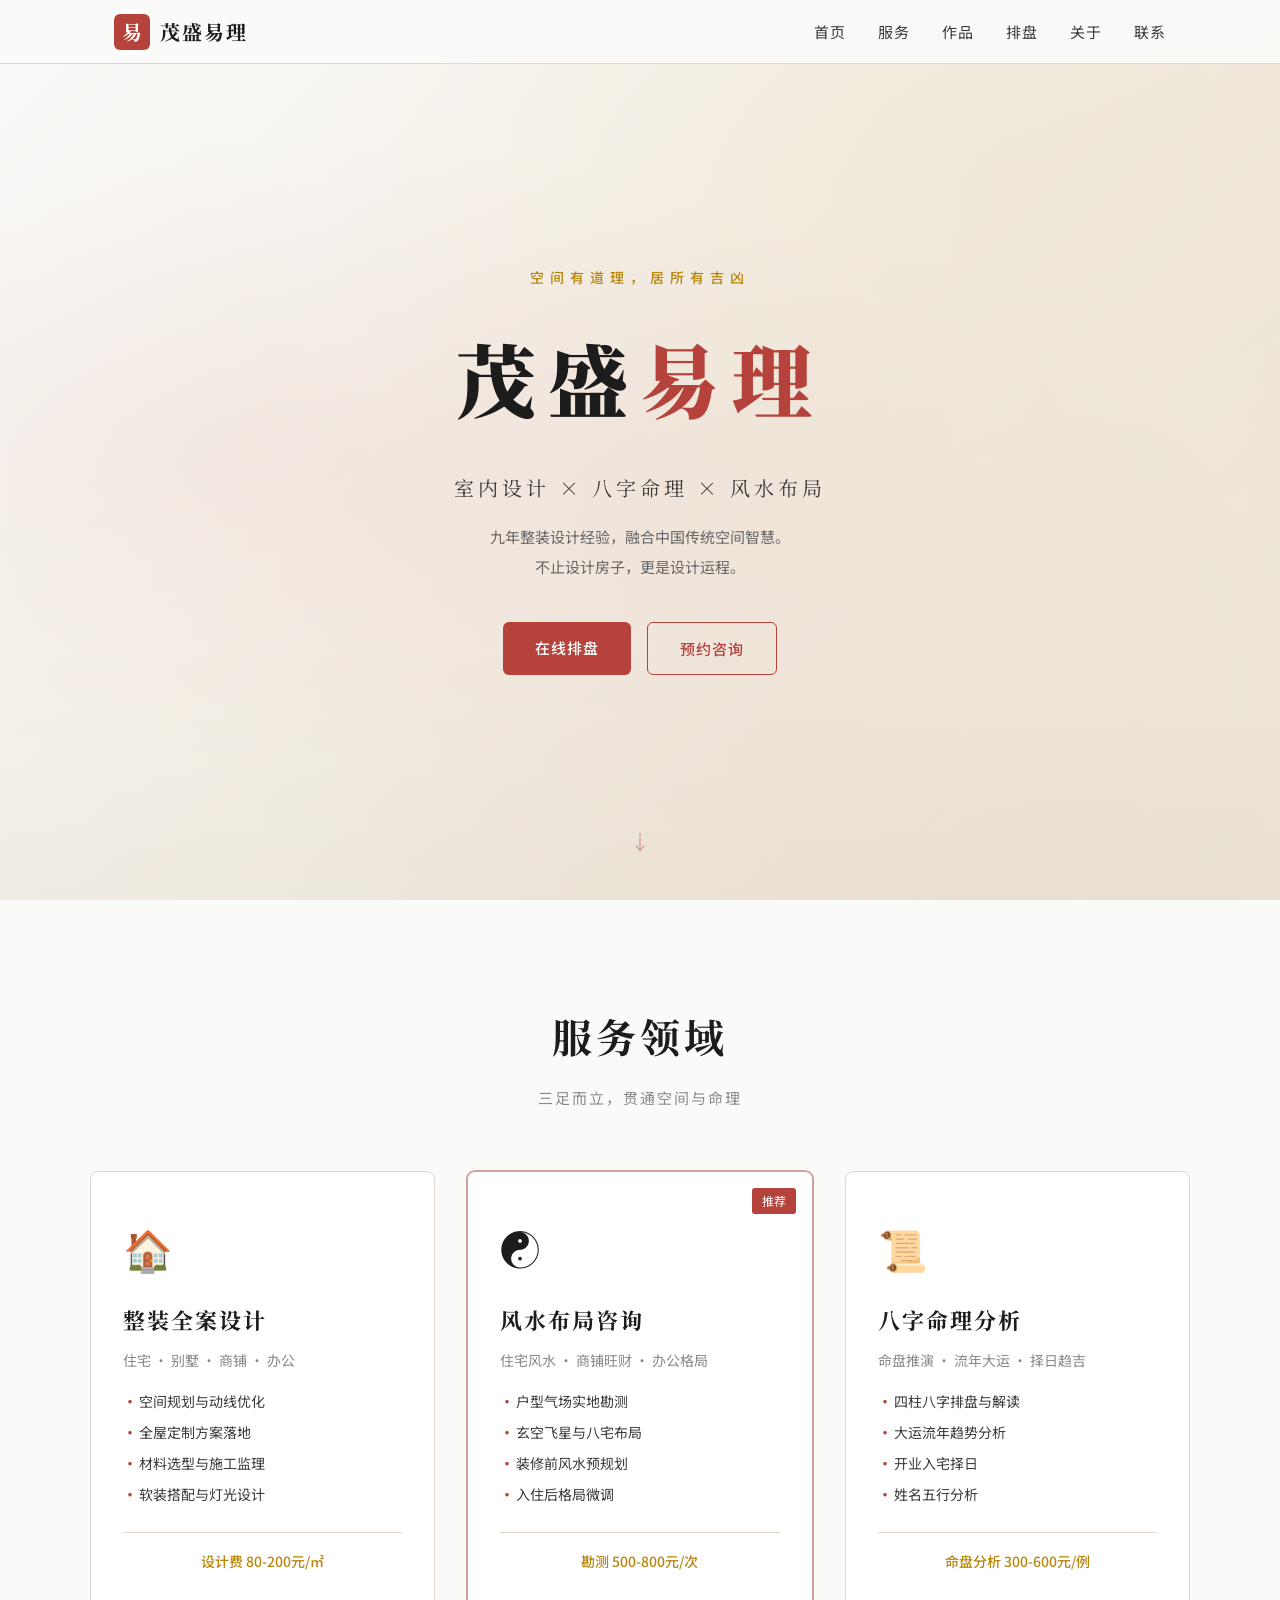
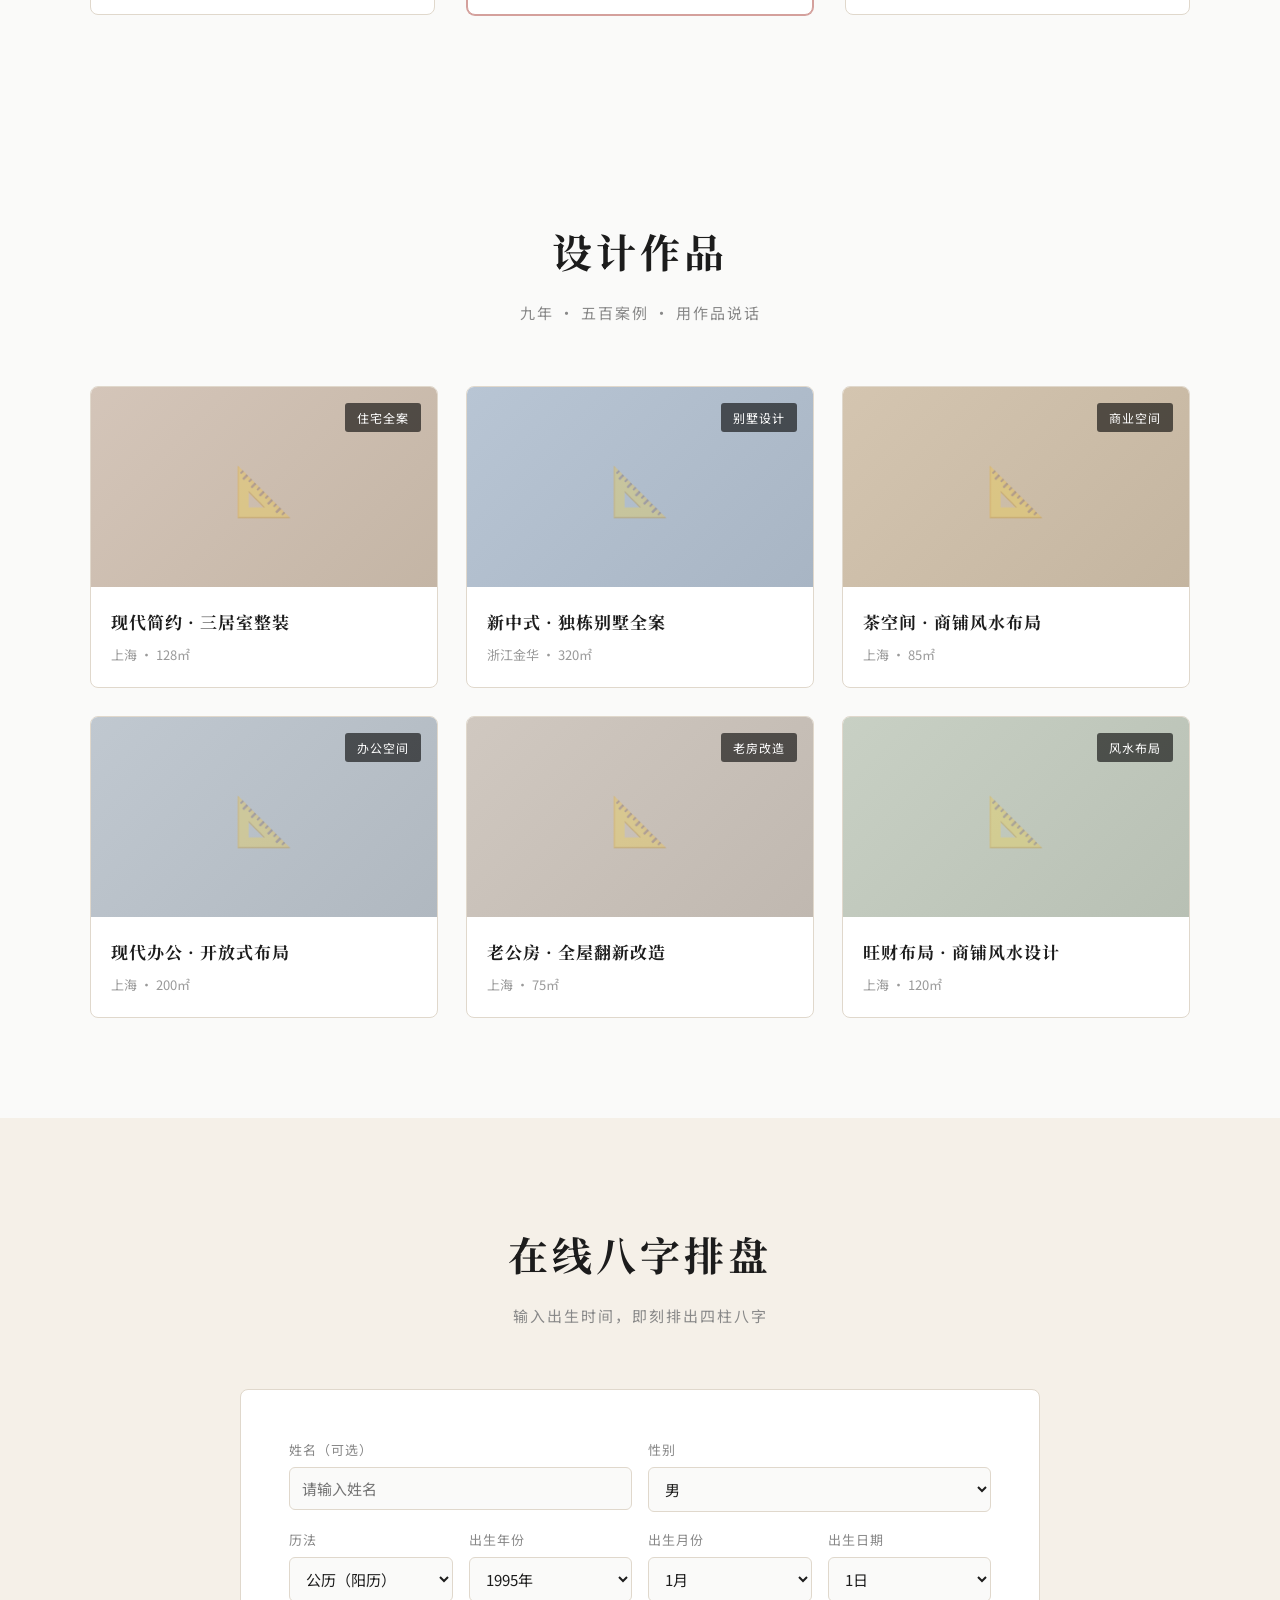
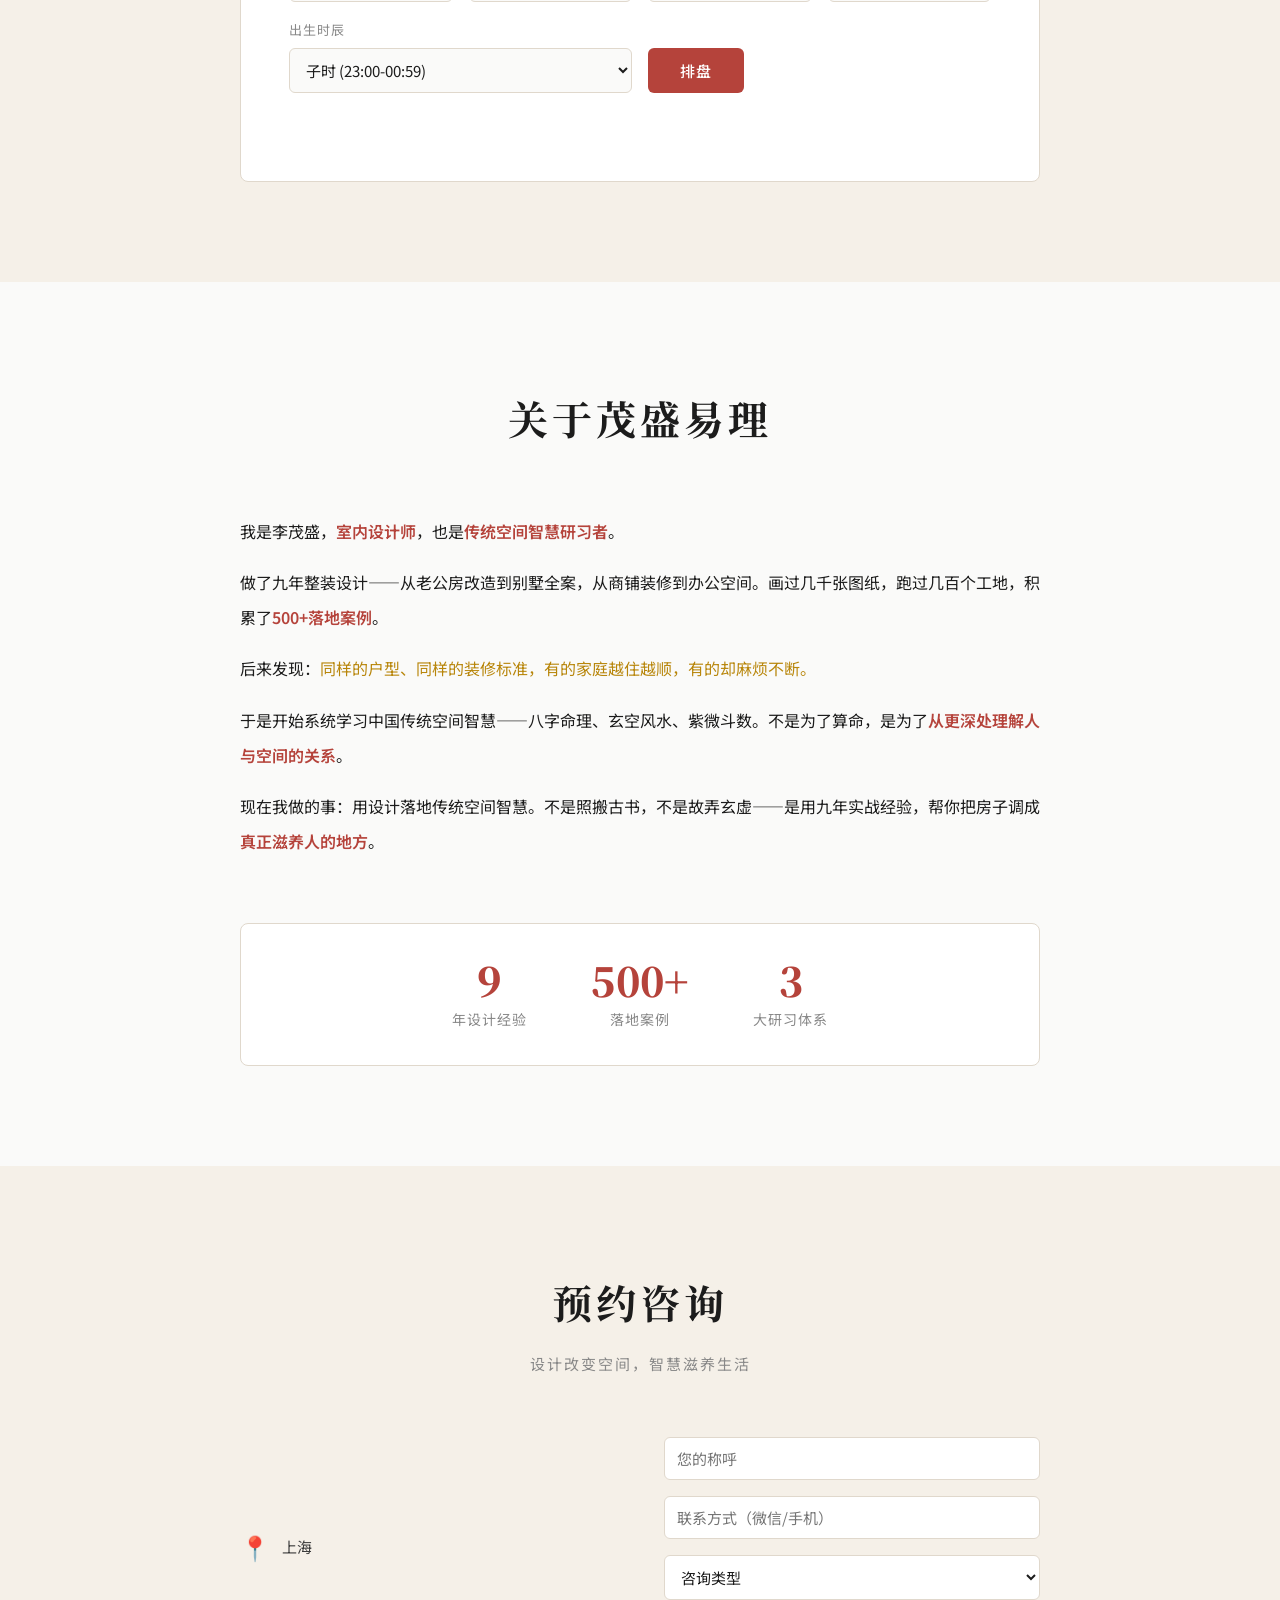
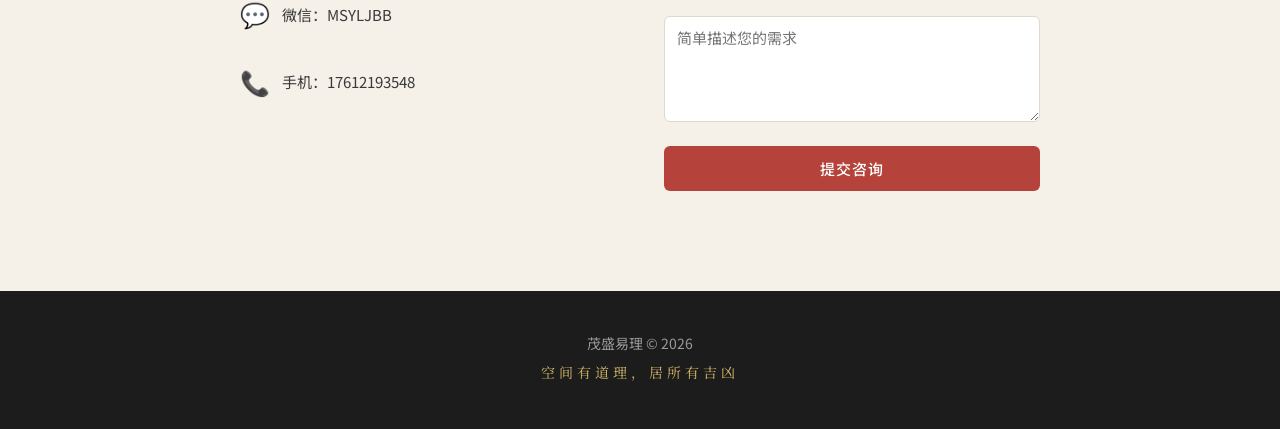
<file: index.html>
﻿<!DOCTYPE html>
<html lang="zh-CN">
<head>
  <meta charset="UTF-8">
  <meta name="viewport" content="width=device-width, initial-scale=1.0">
  <title>茂盛易理 — 空间设计 · 八字命理 · 风水布局</title>
  <meta name="description" content="茂盛易理，专注室内设计与传统空间智慧融合。9年整装设计经验，提供全案设计、八字命理分析、风水布局咨询。">
  <link rel="stylesheet" href="css/style.css">
</head>
<body>

<!-- 导航 -->
<nav class="nav">
  <div class="nav-inner">
    <a href="#home" class="logo">
      <span class="logo-icon">易</span>
      <span class="logo-text">茂盛易理</span>
    </a>
    <ul class="nav-links">
      <li><a href="#home">首页</a></li>
      <li><a href="#services">服务</a></li>
      <li><a href="#works">作品</a></li>
      <li><a href="#bazi">排盘</a></li>
      <li><a href="#about">关于</a></li>
      <li><a href="#contact">联系</a></li>
    </ul>
    <button class="nav-toggle" aria-label="菜单">☰</button>
  </div>
</nav>

<!-- 首页 —— 首屏 -->
<section id="home" class="hero">
  <div class="hero-bg"></div>
  <div class="hero-content">
    <p class="hero-tag">空间有道理，居所有吉凶</p>
    <h1 class="hero-title">
      <span class="t1">茂</span><span class="t2">盛</span><span class="t3">易</span><span class="t4">理</span>
    </h1>
    <p class="hero-sub">室内设计 × 八字命理 × 风水布局</p>
    <p class="hero-desc">九年整装设计经验，融合中国传统空间智慧。<br>不止设计房子，更是设计运程。</p>
    <div class="hero-actions">
      <a href="#bazi" class="btn-primary">在线排盘</a>
      <a href="#contact" class="btn-outline">预约咨询</a>
    </div>
  </div>
  <div class="hero-scroll">↓</div>
</section>

<!-- 服务 -->
<section id="services" class="section">
  <div class="section-header">
    <h2>服务领域</h2>
    <p class="section-sub">三足而立，贯通空间与命理</p>
  </div>
  <div class="services-grid">
    <div class="service-card">
      <div class="service-icon">🏠</div>
      <h3>整装全案设计</h3>
      <p>住宅 · 别墅 · 商铺 · 办公</p>
      <ul>
        <li>空间规划与动线优化</li>
        <li>全屋定制方案落地</li>
        <li>材料选型与施工监理</li>
        <li>软装搭配与灯光设计</li>
      </ul>
      <span class="service-price">设计费 80-200元/㎡</span>
    </div>
    <div class="service-card featured">
      <div class="service-icon">☯</div>
      <h3>风水布局咨询</h3>
      <p>住宅风水 · 商铺旺财 · 办公格局</p>
      <ul>
        <li>户型气场实地勘测</li>
        <li>玄空飞星与八宅布局</li>
        <li>装修前风水预规划</li>
        <li>入住后格局微调</li>
      </ul>
      <span class="service-price">勘测 500-800元/次</span>
    </div>
    <div class="service-card">
      <div class="service-icon">📜</div>
      <h3>八字命理分析</h3>
      <p>命盘推演 · 流年大运 · 择日趋吉</p>
      <ul>
        <li>四柱八字排盘与解读</li>
        <li>大运流年趋势分析</li>
        <li>开业入宅择日</li>
        <li>姓名五行分析</li>
      </ul>
      <span class="service-price">命盘分析 300-600元/例</span>
    </div>
  </div>
</section>

<!-- 作品集 -->
<section id="works" class="section">
  <div class="section-header">
    <h2>设计作品</h2>
    <p class="section-sub">九年 · 五百案例 · 用作品说话</p>
  </div>
  <div class="works-grid">
    <div class="work-card">
      <div class="work-img" style="background: linear-gradient(135deg, #D4C5B9 0%, #C4B5A5 100%);">
        <span class="work-tag">住宅全案</span>
      </div>
      <div class="work-info">
        <h4>现代简约 · 三居室整装</h4>
        <p>上海 · 128㎡</p>
      </div>
    </div>
    <div class="work-card">
      <div class="work-img" style="background: linear-gradient(135deg, #B8C5D4 0%, #A8B5C4 100%);">
        <span class="work-tag">别墅设计</span>
      </div>
      <div class="work-info">
        <h4>新中式 · 独栋别墅全案</h4>
        <p>浙江金华 · 320㎡</p>
      </div>
    </div>
    <div class="work-card">
      <div class="work-img" style="background: linear-gradient(135deg, #D4C5B0 0%, #C4B5A0 100%);">
        <span class="work-tag">商业空间</span>
      </div>
      <div class="work-info">
        <h4>茶空间 · 商铺风水布局</h4>
        <p>上海 · 85㎡</p>
      </div>
    </div>
    <div class="work-card">
      <div class="work-img" style="background: linear-gradient(135deg, #C0C8D0 0%, #B0B8C0 100%);">
        <span class="work-tag">办公空间</span>
      </div>
      <div class="work-info">
        <h4>现代办公 · 开放式布局</h4>
        <p>上海 · 200㎡</p>
      </div>
    </div>
    <div class="work-card">
      <div class="work-img" style="background: linear-gradient(135deg, #D0C8C0 0%, #C0B8B0 100%);">
        <span class="work-tag">老房改造</span>
      </div>
      <div class="work-info">
        <h4>老公房 · 全屋翻新改造</h4>
        <p>上海 · 75㎡</p>
      </div>
    </div>
    <div class="work-card">
      <div class="work-img" style="background: linear-gradient(135deg, #C8D0C4 0%, #B8C0B4 100%);">
        <span class="work-tag">风水布局</span>
      </div>
      <div class="work-info">
        <h4>旺财布局 · 商铺风水设计</h4>
        <p>上海 · 120㎡</p>
      </div>
    </div>
  </div>
</section>

<!-- 排盘工具 -->
<section id="bazi" class="section section-alt">
  <div class="section-header">
    <h2>在线八字排盘</h2>
    <p class="section-sub">输入出生时间，即刻排出四柱八字</p>
  </div>
  <div class="bazi-tool">
    <form id="baziForm" class="bazi-form">
      <div class="form-row">
        <div class="form-group">
          <label for="name">姓名（可选）</label>
          <input type="text" id="name" placeholder="请输入姓名">
        </div>
        <div class="form-group">
          <label for="gender">性别</label>
          <select id="gender">
            <option value="1">男</option>
            <option value="0">女</option>
          </select>
        </div>
      </div>
      <div class="form-row">
        <div class="form-group">
          <label for="calendarType">历法</label>
          <select id="calendarType">
            <option value="solar">公历（阳历）</option>
            <option value="lunar">农历（阴历）</option>
          </select>
        </div>
        <div class="form-group">
          <label for="year">出生年份</label>
          <select id="year"></select>
        </div>
        <div class="form-group">
          <label for="month">出生月份</label>
          <select id="month"></select>
        </div>
        <div class="form-group">
          <label for="day">出生日期</label>
          <select id="day"></select>
        </div>
      </div>
      <div class="form-row">
        <div class="form-group">
          <label for="hour">出生时辰</label>
          <select id="hour">
            <option value="0">子时 (23:00-00:59)</option>
            <option value="1">丑时 (01:00-02:59)</option>
            <option value="2">寅时 (03:00-04:59)</option>
            <option value="3">卯时 (05:00-06:59)</option>
            <option value="4">辰时 (07:00-08:59)</option>
            <option value="5">巳时 (09:00-10:59)</option>
            <option value="6">午时 (11:00-12:59)</option>
            <option value="7">未时 (13:00-14:59)</option>
            <option value="8">申时 (15:00-16:59)</option>
            <option value="9">酉时 (17:00-18:59)</option>
            <option value="10">戌时 (19:00-20:59)</option>
            <option value="11">亥时 (21:00-22:59)</option>
          </select>
        </div>
        <div class="form-group">
          <label>&nbsp;</label>
          <button type="submit" class="btn-primary">排盘</button>
        </div>
      </div>
    </form>

    <div id="baziResult" class="bazi-result" style="display:none;">
      <div class="bazi-table-wrapper">
        <table class="bazi-table">
          <thead>
            <tr>
              <th></th>
              <th class="pillar-label">年柱</th>
              <th class="pillar-label">月柱</th>
              <th class="pillar-label">日柱</th>
              <th class="pillar-label">时柱</th>
            </tr>
          </thead>
          <tbody>
            <tr class="stem-row">
              <td class="row-label">天干</td>
              <td id="yStem" class="pillar-cell">—</td>
              <td id="mStem" class="pillar-cell">—</td>
              <td id="dStem" class="pillar-cell">—</td>
              <td id="hStem" class="pillar-cell">—</td>
            </tr>
            <tr class="branch-row">
              <td class="row-label">地支</td>
              <td id="yBranch" class="pillar-cell">—</td>
              <td id="mBranch" class="pillar-cell">—</td>
              <td id="dBranch" class="pillar-cell">—</td>
              <td id="hBranch" class="pillar-cell">—</td>
            </tr>
          </tbody>
        </table>
      </div>
      <div class="bazi-extras" id="baziExtras"></div>
      <p class="bazi-disclaimer">以上为四柱八字排盘结果。如需详细命理解读、大运流年分析、户型风水布局，请<a href="#contact">预约咨询</a>。</p>
    </div>
  </div>
</section>

<!-- 关于 -->
<section id="about" class="section">
  <div class="section-header">
    <h2>关于茂盛易理</h2>
  </div>
  <div class="about-content">
    <div class="about-text">
      <p>我是李茂盛，<strong>室内设计师</strong>，也是<strong>传统空间智慧研习者</strong>。</p>
      <p>做了九年整装设计——从老公房改造到别墅全案，从商铺装修到办公空间。画过几千张图纸，跑过几百个工地，积累了<strong>500+落地案例</strong>。</p>
      <p>后来发现：<em>同样的户型、同样的装修标准，有的家庭越住越顺，有的却麻烦不断。</em></p>
      <p>于是开始系统学习中国传统空间智慧——八字命理、玄空风水、紫微斗数。不是为了算命，是为了<strong>从更深处理解人与空间的关系</strong>。</p>
      <p>现在我做的事：用设计落地传统空间智慧。不是照搬古书，不是故弄玄虚——是用九年实战经验，帮你把房子调成<strong>真正滋养人的地方</strong>。</p>
    </div>
    <div class="about-stats">
      <div class="stat"><span class="stat-num">9</span><span class="stat-label">年设计经验</span></div>
      <div class="stat"><span class="stat-num">500+</span><span class="stat-label">落地案例</span></div>
      <div class="stat"><span class="stat-num">3</span><span class="stat-label">大研习体系</span></div>
    </div>
  </div>
</section>

<!-- 联系 -->
<section id="contact" class="section section-alt">
  <div class="section-header">
    <h2>预约咨询</h2>
    <p class="section-sub">设计改变空间，智慧滋养生活</p>
  </div>
  <div class="contact-content">
    <div class="contact-info">
      <div class="contact-item">
        <span class="contact-icon">📍</span>
        <span>上海</span>
      </div>
      <div class="contact-item">
        <span class="contact-icon">💬</span>
        <span>微信：MSYLJBB</span>
      </div>
      <div class="contact-item">
        <span class="contact-icon">📞</span>
        <span>手机：17612193548</span>
      </div>
    </div>
    <form name="contact" method="POST" data-netlify="true" netlify-honeypot="bot-field" action="/success.html" id="contactForm" class="contact-form">
      <input type="hidden" name="form-name" value="contact">
      <p style="display:none;">
        <label>Don't fill this out: <input name="bot-field"></label>
      </p>
      <div class="form-group">
        <input type="text" name="name" placeholder="您的称呼" required>
      </div>
      <div class="form-group">
        <input type="text" name="contact" placeholder="联系方式（微信/手机）" required>
      </div>
      <div class="form-group">
        <select name="type">
          <option value="">咨询类型</option>
          <option>整装设计</option>
          <option>风水布局</option>
          <option>八字命理</option>
          <option>其他</option>
        </select>
      </div>
      <div class="form-group">
        <textarea name="message" rows="4" placeholder="简单描述您的需求"></textarea>
      </div>
      <button type="submit" class="btn-primary">提交咨询</button>
    </form>
  </div>
</section>

<!-- 页脚 -->
<footer class="footer">
  <div class="footer-inner">
    <p>茂盛易理 © 2026</p>
    <p>空间有道理，居所有吉凶</p>
  </div>
</footer>

<script src="js/bazi-calculator.js?v=5"></script>
<script src="js/main.js?v=5"></script>
</body>
</html>
</file>
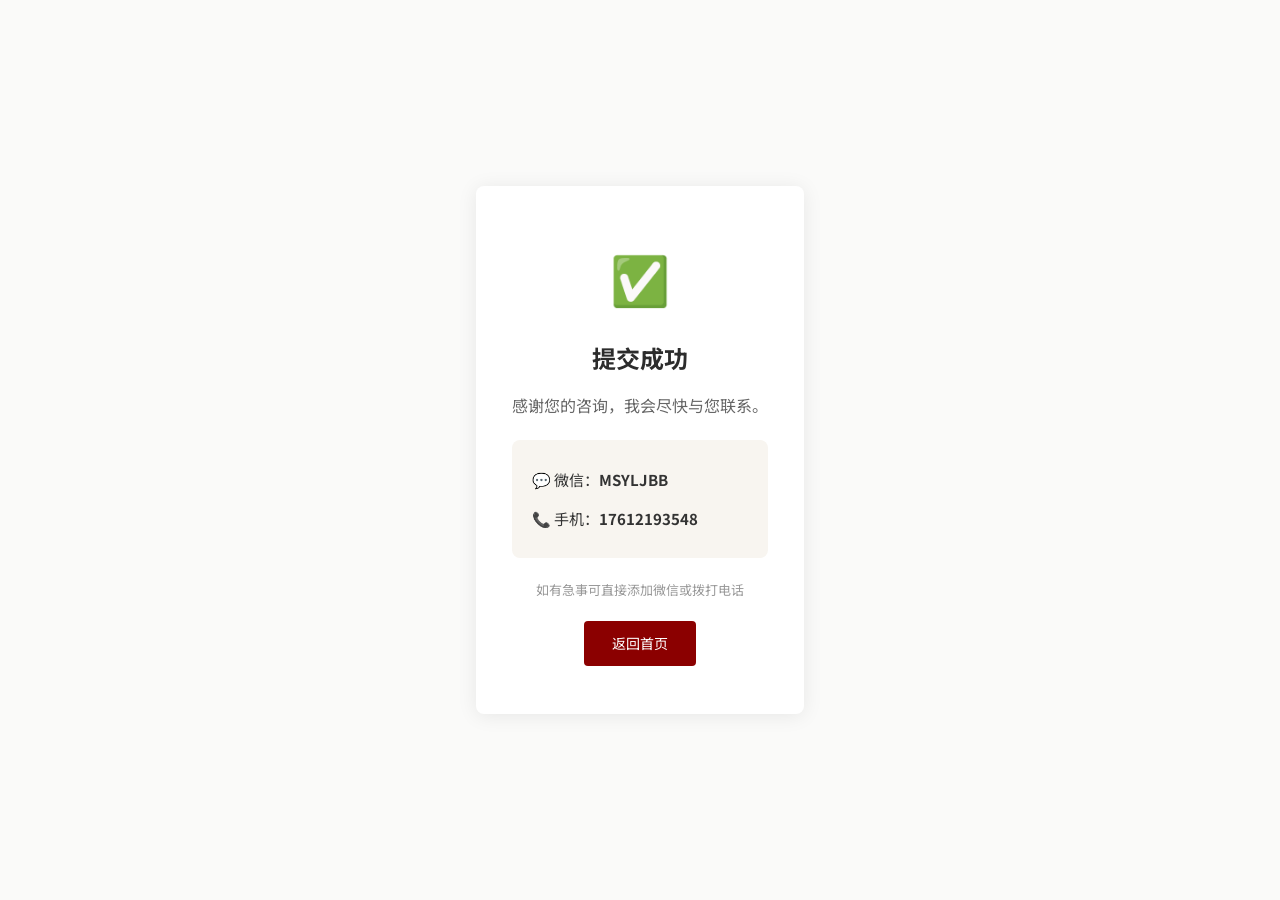
<file: success.html>
<!DOCTYPE html>
<html lang="zh-CN">
<head>
  <meta charset="UTF-8">
  <meta name="viewport" content="width=device-width, initial-scale=1.0">
  <title>提交成功 — 茂盛易理</title>
  <meta name="description" content="茂盛易理，专注室内设计与传统空间智慧融合。">
  <link rel="stylesheet" href="css/style.css">
  <style>
    .success-page {
      min-height: 100vh;
      display: flex;
      align-items: center;
      justify-content: center;
      text-align: center;
      padding: 40px 20px;
    }
    .success-card {
      max-width: 480px;
      padding: 48px 36px;
      background: #fff;
      border-radius: 8px;
      box-shadow: 0 2px 20px rgba(0,0,0,0.08);
    }
    .success-icon {
      font-size: 48px;
      margin-bottom: 16px;
    }
    .success-card h1 {
      font-size: 24px;
      color: #2c2c2c;
      margin-bottom: 12px;
    }
    .success-card p {
      color: #666;
      line-height: 1.8;
      margin-bottom: 8px;
    }
    .success-card .contact-row {
      background: #f8f5f0;
      border-radius: 8px;
      padding: 20px;
      margin: 20px 0;
      text-align: left;
    }
    .success-card .contact-row .item {
      padding: 6px 0;
      font-size: 15px;
      color: #333;
    }
    .btn-back {
      display: inline-block;
      margin-top: 12px;
      padding: 10px 28px;
      background: #8B0000;
      color: #fff;
      border-radius: 4px;
      text-decoration: none;
      font-size: 14px;
    }
    .btn-back:hover { opacity: 0.9; }
  </style>
</head>
<body>
<div class="success-page">
  <div class="success-card">
    <div class="success-icon">✅</div>
    <h1>提交成功</h1>
    <p>感谢您的咨询，我会尽快与您联系。</p>
    <div class="contact-row">
      <div class="item">💬 微信：<strong>MSYLJBB</strong></div>
      <div class="item">📞 手机：<strong>17612193548</strong></div>
    </div>
    <p style="font-size:13px;color:#999;">如有急事可直接添加微信或拨打电话</p>
    <a href="/" class="btn-back">返回首页</a>
  </div>
</div>
</body>
</html>
</file>
<file: css/style.css>
/* === 茂盛易理 — 官网样式 === */

/* --- 字体 --- */
@import url('https://fonts.googleapis.com/css2?family=Noto+Serif+SC:wght@400;600;700;900&family=Noto+Sans+SC:wght@300;400;500;700&display=swap');

/* --- CSS变量 --- */
:root {
  --red: #B5433B;
  --red-light: #D4A09C;
  --red-dark: #8B2D26;
  --gold: #B8860B;
  --gold-light: #D4B867;
  --ink: #1C1C1C;
  --ink-light: #3A3A3A;
  --paper: #F5F0E8;
  --paper-dark: #E8E0D0;
  --bg: #FAFAF9;
  --white: #FFFFFF;
  --border: #E0D8CC;
  --shadow: 0 2px 16px rgba(0,0,0,0.06);
  --shadow-lg: 0 8px 40px rgba(0,0,0,0.10);
  --font-serif: 'Noto Serif SC', 'SimSun', 'STSong', serif;
  --font-sans: 'Noto Sans SC', 'PingFang SC', 'Microsoft YaHei', sans-serif;
  --max-width: 1100px;
  --nav-height: 64px;
}

/* --- Reset --- */
*, *::before, *::after { box-sizing: border-box; margin: 0; padding: 0; }
html { scroll-behavior: smooth; font-size: 16px; }
body {
  font-family: var(--font-sans);
  color: var(--ink);
  background: var(--bg);
  line-height: 1.8;
  -webkit-font-smoothing: antialiased;
}

/* --- 导航 --- */
.nav {
  position: fixed; top: 0; left: 0; right: 0; z-index: 1000;
  background: rgba(250,250,249,0.92);
  backdrop-filter: blur(12px);
  border-bottom: 1px solid var(--border);
  height: var(--nav-height);
}
.nav-inner {
  max-width: var(--max-width); margin: 0 auto;
  display: flex; align-items: center; justify-content: space-between;
  height: 100%; padding: 0 24px;
}
.logo { display: flex; align-items: center; gap: 10px; text-decoration: none; }
.logo-icon {
  width: 36px; height: 36px;
  background: var(--red);
  color: #fff;
  font-family: var(--font-serif);
  font-size: 20px; font-weight: 700;
  display: flex; align-items: center; justify-content: center;
  border-radius: 6px;
}
.logo-text {
  font-family: var(--font-serif);
  font-size: 20px; font-weight: 700;
  color: var(--ink);
  letter-spacing: 2px;
}
.nav-links { display: flex; list-style: none; gap: 32px; }
.nav-links a {
  text-decoration: none; color: var(--ink-light);
  font-size: 15px; font-weight: 400;
  transition: color 0.2s;
  letter-spacing: 1px;
}
.nav-links a:hover { color: var(--red); }
.nav-toggle { display: none; background: none; border: none; font-size: 24px; cursor: pointer; color: var(--ink); }

/* --- 首屏 --- */
.hero {
  min-height: 100vh; display: flex; align-items: center; justify-content: center;
  position: relative; overflow: hidden;
  padding: 100px 24px 60px;
  background: linear-gradient(135deg, #FAFAF9 0%, #F5F0E8 40%, #EDE4D4 100%);
}
.hero-bg {
  position: absolute; inset: 0;
  background:
    radial-gradient(ellipse at 20% 50%, rgba(181,67,59,0.06) 0%, transparent 50%),
    radial-gradient(ellipse at 80% 20%, rgba(184,134,11,0.05) 0%, transparent 50%),
    radial-gradient(ellipse at 60% 80%, rgba(181,67,59,0.04) 0%, transparent 50%);
  pointer-events: none;
}
/* 装饰性水墨纹理 */
.hero-bg::after {
  content: '';
  position: absolute; bottom: 0; left: 0; right: 0; height: 30%;
  background: linear-gradient(to top, rgba(0,0,0,0.02) 0%, transparent 100%);
}
.hero-content { position: relative; z-index: 1; text-align: center; max-width: 700px; }
.hero-tag {
  font-size: 14px; color: var(--gold); letter-spacing: 6px;
  text-transform: uppercase; margin-bottom: 16px;
  font-weight: 500;
}
.hero-title {
  font-family: var(--font-serif);
  font-size: clamp(48px, 8vw, 80px);
  font-weight: 900;
  letter-spacing: 12px;
  margin-bottom: 20px;
  display: flex; justify-content: center; gap: 0;
}
.hero-title span { display: inline-block; }
.t1 { color: var(--ink); }
.t2 { color: var(--ink); }
.t3 { color: var(--red); }
.t4 { color: var(--red); }
.hero-sub {
  font-family: var(--font-serif);
  font-size: clamp(16px, 2.5vw, 20px);
  color: var(--ink-light);
  letter-spacing: 4px;
  margin-bottom: 16px;
}
.hero-desc {
  font-size: 15px; color: #666;
  line-height: 2;
  margin-bottom: 40px;
}
.hero-actions { display: flex; gap: 16px; justify-content: center; flex-wrap: wrap; }
.hero-scroll {
  position: absolute; bottom: 40px; left: 50%; transform: translateX(-50%);
  font-size: 20px; color: var(--red-light); animation: bounce 2s infinite;
}
@keyframes bounce {
  0%, 100% { transform: translateX(-50%) translateY(0); }
  50% { transform: translateX(-50%) translateY(8px); }
}

/* --- 按钮 --- */
.btn-primary {
  display: inline-block;
  background: var(--red);
  color: #fff;
  padding: 12px 32px;
  border-radius: 6px;
  text-decoration: none;
  font-size: 15px; font-weight: 500;
  letter-spacing: 1px;
  border: none; cursor: pointer;
  transition: background 0.2s, transform 0.15s;
  font-family: var(--font-sans);
}
.btn-primary:hover { background: var(--red-dark); transform: translateY(-1px); }
.btn-outline {
  display: inline-block;
  background: transparent;
  color: var(--red);
  padding: 12px 32px;
  border-radius: 6px;
  text-decoration: none;
  font-size: 15px; font-weight: 500;
  letter-spacing: 1px;
  border: 1.5px solid var(--red);
  cursor: pointer;
  transition: background 0.2s, color 0.2s;
}
.btn-outline:hover { background: var(--red); color: #fff; }

/* --- 通用section --- */
.section { padding: 100px 24px; }
.section-alt { background: var(--paper); }
.section-header { text-align: center; margin-bottom: 60px; }
.section-header h2 {
  font-family: var(--font-serif);
  font-size: clamp(28px, 4vw, 40px);
  font-weight: 700;
  color: var(--ink);
  letter-spacing: 4px;
  margin-bottom: 12px;
}
.section-sub {
  font-size: 15px; color: #888;
  letter-spacing: 2px;
}

/* --- 作品集 --- */
.works-grid {
  max-width: var(--max-width); margin: 0 auto;
  display: grid;
  grid-template-columns: repeat(auto-fit, minmax(300px, 1fr));
  gap: 28px;
}
.work-card {
  background: var(--white);
  border: 1px solid var(--border);
  border-radius: 8px;
  overflow: hidden;
  transition: transform 0.3s, box-shadow 0.3s;
}
.work-card:hover {
  transform: translateY(-4px);
  box-shadow: var(--shadow-lg);
}
.work-img {
  height: 200px;
  display: flex;
  align-items: flex-start;
  justify-content: flex-end;
  padding: 16px;
  position: relative;
  overflow: hidden;
}
.work-img::after {
  content: '📐';
  position: absolute;
  top: 50%;
  left: 50%;
  transform: translate(-50%, -50%);
  font-size: 48px;
  opacity: 0.3;
}
.work-tag {
  position: relative;
  z-index: 1;
  background: rgba(0,0,0,0.6);
  color: #fff;
  font-size: 12px;
  padding: 4px 12px;
  border-radius: 3px;
  letter-spacing: 1px;
}
.work-info {
  padding: 20px;
}
.work-info h4 {
  font-family: var(--font-serif);
  font-size: 17px;
  letter-spacing: 1px;
  margin-bottom: 6px;
  color: var(--ink);
}
.work-info p {
  font-size: 13px;
  color: #999;
}

/* --- 服务卡片 --- */
.services-grid {
  max-width: var(--max-width); margin: 0 auto;
  display: grid;
  grid-template-columns: repeat(auto-fit, minmax(300px, 1fr));
  gap: 32px;
}
.service-card {
  background: var(--white);
  border: 1px solid var(--border);
  border-radius: 8px;
  padding: 40px 32px;
  transition: transform 0.2s, box-shadow 0.3s;
  position: relative;
}
.service-card:hover {
  transform: translateY(-4px);
  box-shadow: var(--shadow-lg);
}
.service-card.featured {
  border-color: var(--red-light);
  box-shadow: 0 0 0 1px var(--red-light);
}
.service-card.featured::before {
  content: '推荐';
  position: absolute; top: 16px; right: 16px;
  background: var(--red); color: #fff;
  font-size: 12px; padding: 2px 10px; border-radius: 3px;
}
.service-icon { font-size: 40px; margin-bottom: 16px; }
.service-card h3 {
  font-family: var(--font-serif);
  font-size: 22px; margin-bottom: 8px;
  letter-spacing: 2px;
}
.service-card > p {
  font-size: 14px; color: #888; margin-bottom: 16px;
}
.service-card ul {
  list-style: none; margin-bottom: 24px;
}
.service-card li {
  position: relative; padding-left: 16px;
  font-size: 14px; color: var(--ink-light);
  margin-bottom: 6px;
}
.service-card li::before {
  content: '·'; position: absolute; left: 0;
  color: var(--red); font-weight: 700;
}
.service-price {
  display: block; text-align: center;
  font-size: 14px; color: var(--gold);
  font-weight: 500;
  padding-top: 16px; border-top: 1px solid var(--border);
}

/* --- 排盘工具 --- */
.bazi-tool {
  max-width: 800px; margin: 0 auto;
  background: var(--white);
  border: 1px solid var(--border);
  border-radius: 8px;
  padding: 48px;
}
.bazi-form { margin-bottom: 40px; }
.form-row { display: flex; gap: 16px; margin-bottom: 16px; flex-wrap: wrap; }
.form-group { flex: 1; min-width: 140px; }
.form-group label {
  display: block; font-size: 13px; color: #888;
  margin-bottom: 6px; letter-spacing: 1px;
}
.form-group input,
.form-group select {
  width: 100%; padding: 10px 12px;
  border: 1px solid var(--border);
  border-radius: 6px;
  font-size: 15px; font-family: var(--font-sans);
  color: var(--ink);
  background: var(--bg);
  transition: border-color 0.2s;
}
.form-group input:focus,
.form-group select:focus {
  outline: none;
  border-color: var(--red);
}

/* --- 八字排盘表格 --- */
.bazi-table-wrapper { overflow-x: auto; margin-bottom: 24px; }
.bazi-table {
  width: 100%; border-collapse: collapse;
  text-align: center;
}
.bazi-table th, .bazi-table td {
  padding: 14px 16px;
  border: 1px solid var(--border);
  font-size: 15px;
}
.bazi-table thead th {
  background: var(--ink);
  color: var(--white);
  font-weight: 500; letter-spacing: 2px;
  font-family: var(--font-serif);
}
.bazi-table .row-label {
  background: var(--paper);
  font-family: var(--font-serif);
  font-weight: 600;
  letter-spacing: 2px;
  color: var(--red);
  min-width: 60px;
}
.pillar-cell {
  font-family: var(--font-serif);
  font-size: 22px;
  font-weight: 700;
  color: var(--ink);
  transition: all 0.3s;
}
.stem-row .pillar-cell { color: var(--red); }
.branch-row .pillar-cell { color: var(--ink); }
.bazi-extras {
  padding: 20px;
  background: var(--paper);
  border-radius: 6px;
  margin-bottom: 20px;
  font-size: 14px;
  line-height: 2;
}
.bazi-extras p { margin-bottom: 4px; }
.bazi-extras .label { color: #888; margin-right: 8px; }
.bazi-extras .value { font-weight: 600; }
.bazi-disclaimer {
  font-size: 13px; color: #aaa; text-align: center;
  line-height: 1.8;
}
.bazi-disclaimer a { color: var(--red); text-decoration: none; }

/* --- 关于 --- */
.about-content {
  max-width: 800px; margin: 0 auto;
  display: flex; flex-direction: column; gap: 48px;
}
.about-text { font-size: 16px; line-height: 2.2; }
.about-text p { margin-bottom: 16px; }
.about-text strong { color: var(--red); font-weight: 600; }
.about-text em { font-style: normal; color: var(--gold); }
.about-stats {
  display: flex; justify-content: center; gap: 64px;
  padding: 32px; background: var(--white);
  border: 1px solid var(--border); border-radius: 8px;
  flex-wrap: wrap;
}
.stat { text-align: center; }
.stat-num {
  display: block;
  font-family: var(--font-serif);
  font-size: 40px; font-weight: 900;
  color: var(--red);
  line-height: 1.2;
}
.stat-label { font-size: 14px; color: #888; letter-spacing: 1px; }

/* --- 联系 --- */
.contact-content {
  max-width: 800px; margin: 0 auto;
  display: grid; grid-template-columns: 1fr 1fr;
  gap: 48px;
}
.contact-info { display: flex; flex-direction: column; gap: 24px; justify-content: center; }
.contact-item {
  display: flex; align-items: center; gap: 12px;
  font-size: 15px; color: var(--ink-light);
}
.contact-icon { font-size: 24px; }
.contact-form { display: flex; flex-direction: column; gap: 16px; }
.contact-form .form-group input,
.contact-form .form-group select,
.contact-form .form-group textarea {
  width: 100%; padding: 10px 12px;
  border: 1px solid var(--border);
  border-radius: 6px;
  font-size: 15px; font-family: var(--font-sans);
  color: var(--ink);
  background: var(--white);
  transition: border-color 0.2s;
}
.contact-form .form-group input:focus,
.contact-form .form-group select:focus,
.contact-form .form-group textarea:focus {
  outline: none; border-color: var(--red);
}
.contact-form textarea { resize: vertical; }

/* --- 页脚 --- */
.footer {
  background: var(--ink);
  color: #999;
  text-align: center;
  padding: 40px 24px;
  font-size: 14px;
}
.footer p { margin-bottom: 4px; }
.footer p:last-child {
  font-family: var(--font-serif);
  letter-spacing: 4px;
  color: var(--gold-light);
}

/* --- 响应式 --- */
@media (max-width: 768px) {
  .nav-links { display: none; }
  .nav-toggle { display: block; }
  .nav-links.open {
    display: flex;
    flex-direction: column;
    position: absolute; top: var(--nav-height); left: 0; right: 0;
    background: var(--bg);
    border-bottom: 1px solid var(--border);
    padding: 16px 24px;
    gap: 12px;
  }
  .hero { padding: 80px 16px 40px; }
  .hero-title { letter-spacing: 6px; }
  .hero-actions { flex-direction: column; align-items: center; }
  .section { padding: 60px 16px; }
  .services-grid { grid-template-columns: 1fr; }
  .works-grid { grid-template-columns: 1fr; }
  .contact-content { grid-template-columns: 1fr; gap: 32px; }
  .about-stats { gap: 32px; }
  .bazi-tool { padding: 24px 16px; }
  .form-row { flex-direction: column; }
  .bazi-table th, .bazi-table td { padding: 10px 8px; font-size: 14px; }
  .pillar-cell { font-size: 18px; }
}
</file>
